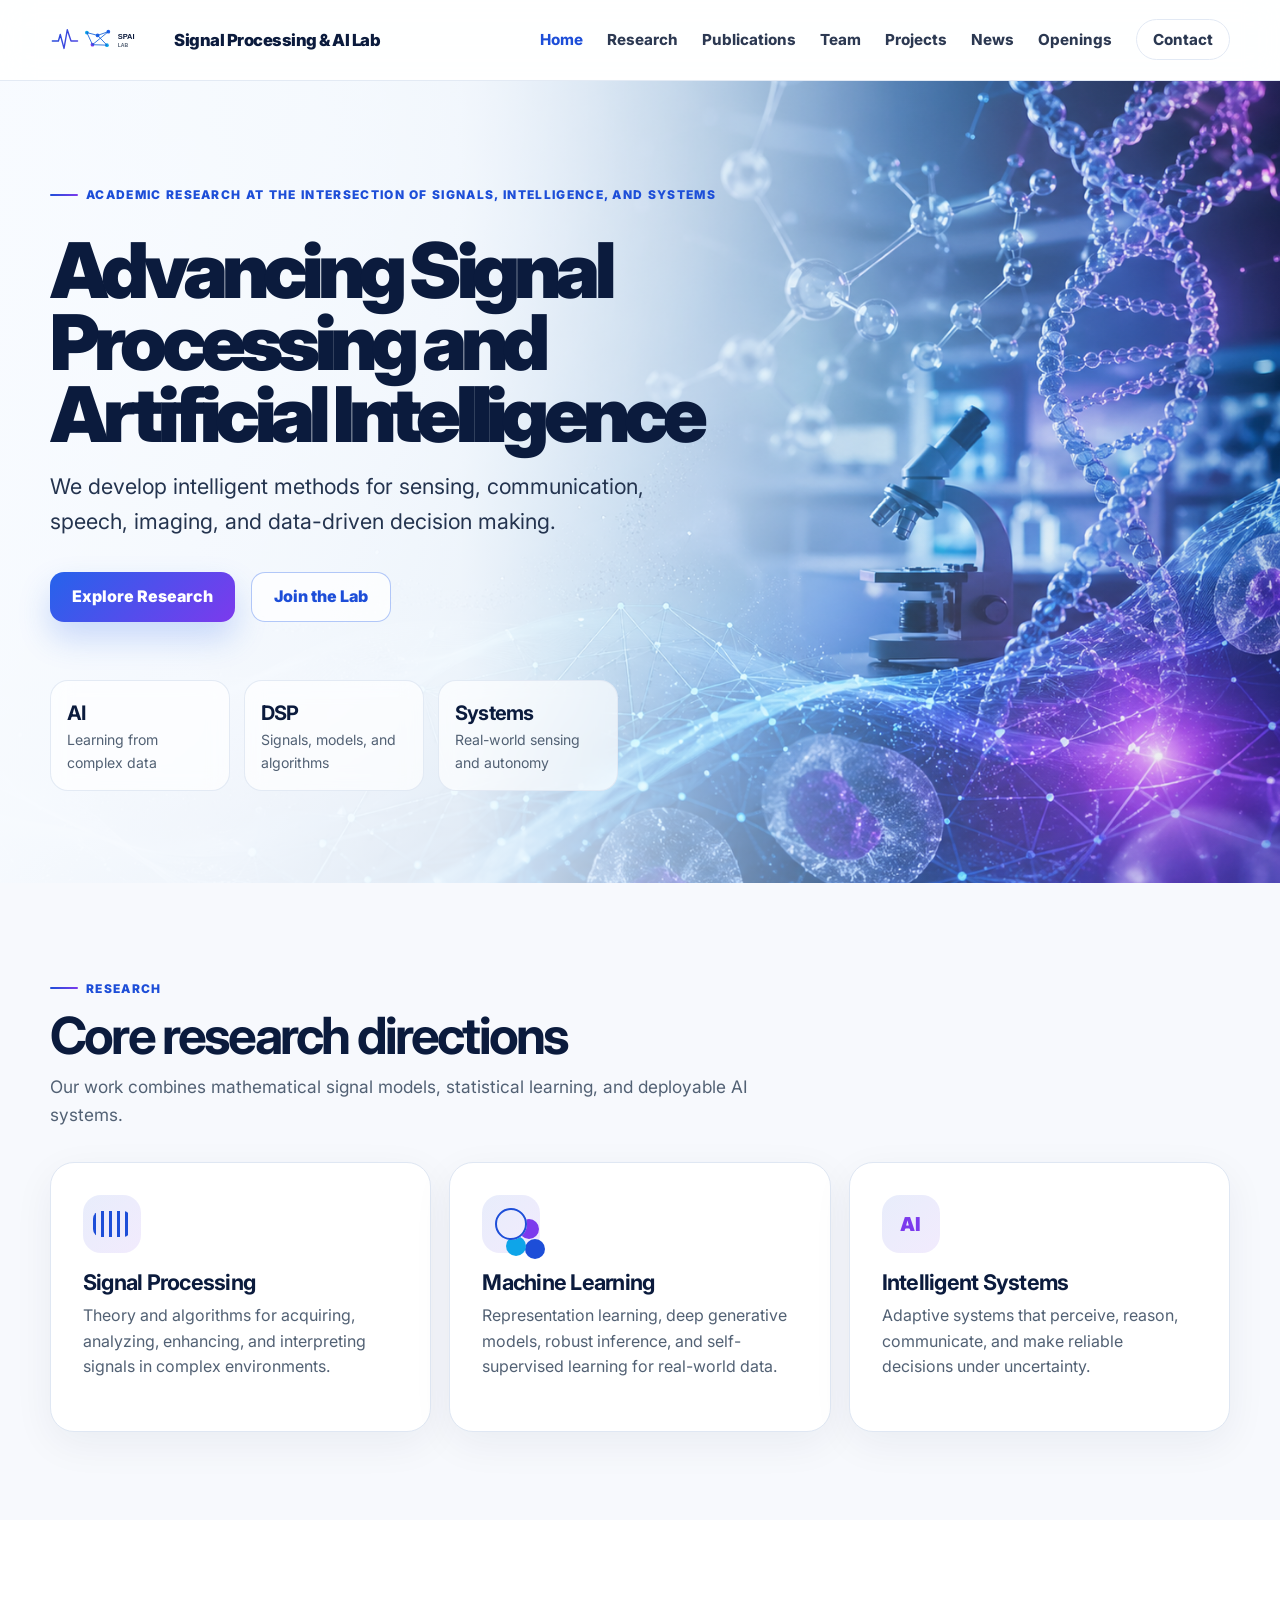
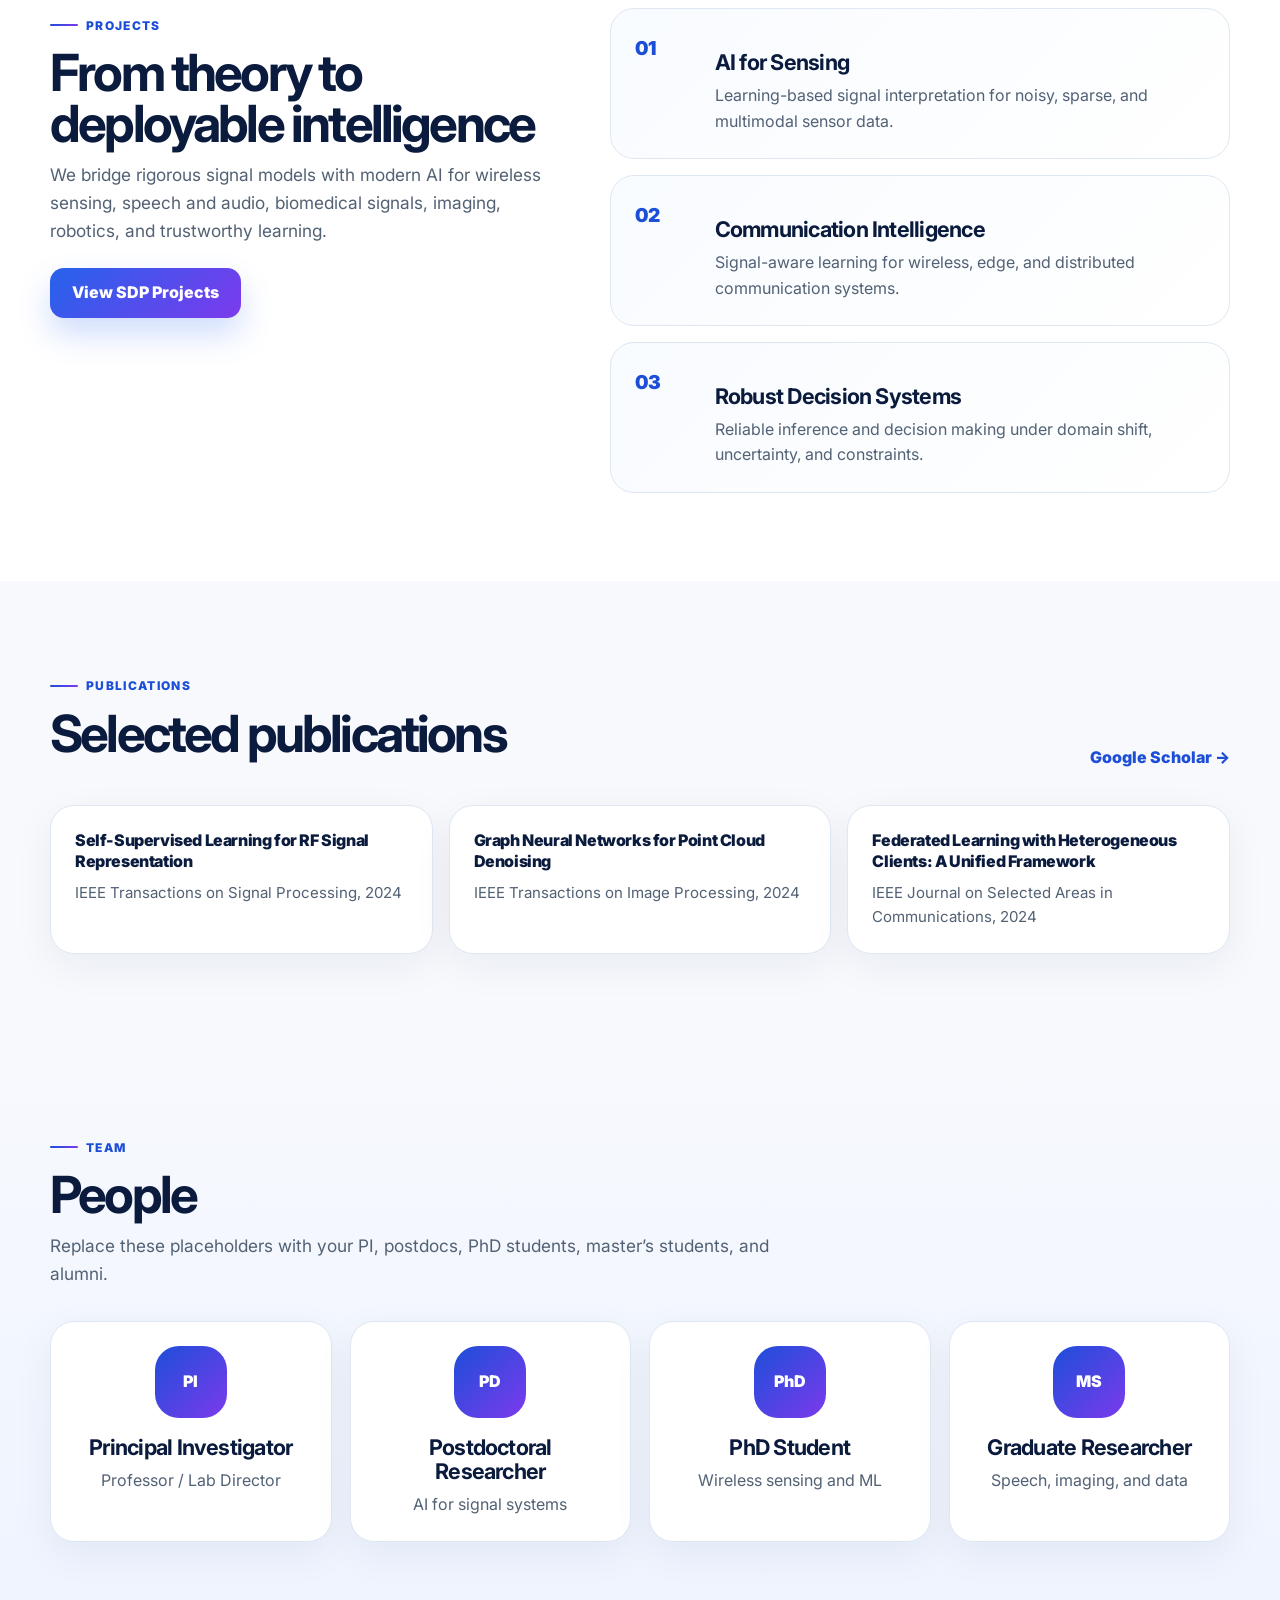
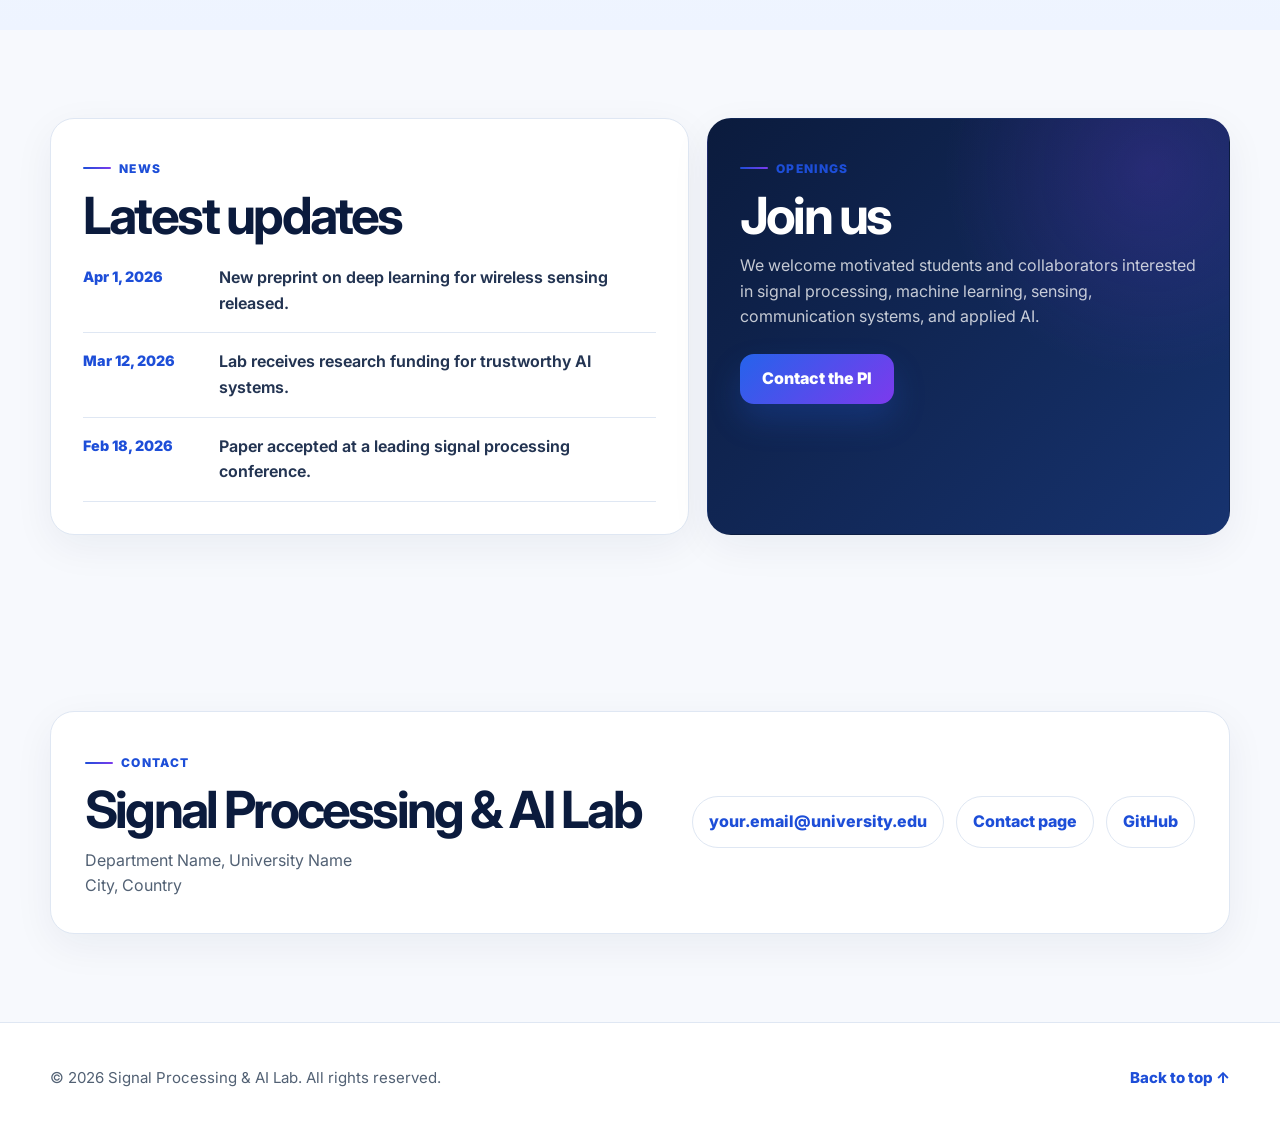
<file: index.html>
<!doctype html><html lang="en"><head><meta charset="utf-8"><meta name="viewport" content="width=device-width,initial-scale=1"><meta name="description" content="Signal Processing & AI Lab — intelligent methods for sensing, communication, speech, imaging, and data-driven decision making."><title>Signal Processing & AI Lab</title><link rel="preconnect" href="https://fonts.googleapis.com"><link rel="preconnect" href="https://fonts.gstatic.com" crossorigin><link href="https://fonts.googleapis.com/css2?family=Inter:wght@400;500;600;700;800;900&display=swap" rel="stylesheet"><link rel="stylesheet" href="assets/css/styles.css"></head><body><a class="skip-link" href="#main">Skip to content</a>
<header class="site-header"><nav class="nav container" aria-label="Main navigation"><a class="brand" href="index.html"><img src="assets/images/logo.svg" alt="" class="brand-mark"><span class="brand-text">Signal Processing & AI Lab</span></a><button class="nav-toggle" aria-expanded="false" aria-controls="nav-menu" aria-label="Open navigation menu"><span></span><span></span><span></span></button><ul class="nav-menu" id="nav-menu"><li><a class="active" href="index.html">Home</a></li><li><a href="index.html#research">Research</a></li><li><a href="index.html#publications">Publications</a></li><li><a href="index.html#team">Team</a></li><li class="dropdown"><button class="dropbtn" aria-expanded="false">Projects</button><div class="dropdown-menu"><a href="projects/gpo.html">GPO</a><a href="projects/sdp.html">SDP</a></div></li><li><a href="index.html#news">News</a></li><li><a href="index.html#openings">Openings</a></li><li><a class="nav-cta" href="contact.html">Contact</a></li></ul></nav></header>
<main id="main"><section class="hero"><div class="hero-bg" aria-hidden="true"></div><div class="hero-overlay" aria-hidden="true"></div><div class="container hero-content"><p class="eyebrow">Academic research at the intersection of signals, intelligence, and systems</p><h1>Advancing Signal Processing and Artificial Intelligence</h1><p class="hero-lede">We develop intelligent methods for sensing, communication, speech, imaging, and data-driven decision making.</p><div class="hero-actions"><a class="button button-primary" href="#research">Explore Research</a><a class="button button-secondary" href="#openings">Join the Lab</a></div><div class="hero-stats"><div><strong>AI</strong><span>Learning from complex data</span></div><div><strong>DSP</strong><span>Signals, models, and algorithms</span></div><div><strong>Systems</strong><span>Real-world sensing and autonomy</span></div></div></div></section>
<section class="section" id="research"><div class="container"><div class="section-heading"><span class="section-kicker">Research</span><h2>Core research directions</h2><p>Our work combines mathematical signal models, statistical learning, and deployable AI systems.</p></div><div class="card-grid three"><article class="feature-card"><div class="icon signal-icon"></div><h3>Signal Processing</h3><p>Theory and algorithms for acquiring, analyzing, enhancing, and interpreting signals in complex environments.</p></article><article class="feature-card"><div class="icon graph-icon"></div><h3>Machine Learning</h3><p>Representation learning, deep generative models, robust inference, and self-supervised learning for real-world data.</p></article><article class="feature-card"><div class="icon brain-icon"></div><h3>Intelligent Systems</h3><p>Adaptive systems that perceive, reason, communicate, and make reliable decisions under uncertainty.</p></article></div></div></section>
<section class="section split-section"><div class="container split-grid"><div><span class="section-kicker">Projects</span><h2>From theory to deployable intelligence</h2><p class="large-text">We bridge rigorous signal models with modern AI for wireless sensing, speech and audio, biomedical signals, imaging, robotics, and trustworthy learning.</p><p style="margin-top:24px"><a class="button button-primary" href="projects/sdp.html">View SDP Projects</a></p></div><div class="project-list"><article><span>01</span><div><h3>AI for Sensing</h3><p>Learning-based signal interpretation for noisy, sparse, and multimodal sensor data.</p></div></article><article><span>02</span><div><h3>Communication Intelligence</h3><p>Signal-aware learning for wireless, edge, and distributed communication systems.</p></div></article><article><span>03</span><div><h3>Robust Decision Systems</h3><p>Reliable inference and decision making under domain shift, uncertainty, and constraints.</p></div></article></div></div></section>
<section class="section" id="publications"><div class="container"><div class="section-heading row-heading"><div><span class="section-kicker">Publications</span><h2>Selected publications</h2></div><a class="text-link" href="https://scholar.google.com/" target="_blank" rel="noopener">Google Scholar →</a></div><div class="publication-list"><article class="publication"><p class="pub-title">Self-Supervised Learning for RF Signal Representation</p><p class="pub-meta">IEEE Transactions on Signal Processing, 2024</p></article><article class="publication"><p class="pub-title">Graph Neural Networks for Point Cloud Denoising</p><p class="pub-meta">IEEE Transactions on Image Processing, 2024</p></article><article class="publication"><p class="pub-title">Federated Learning with Heterogeneous Clients: A Unified Framework</p><p class="pub-meta">IEEE Journal on Selected Areas in Communications, 2024</p></article></div></div></section>
<section class="section team-section" id="team"><div class="container"><div class="section-heading"><span class="section-kicker">Team</span><h2>People</h2><p>Replace these placeholders with your PI, postdocs, PhD students, master’s students, and alumni.</p></div><div class="card-grid four"><article class="person-card"><div class="avatar">PI</div><h3>Principal Investigator</h3><p>Professor / Lab Director</p></article><article class="person-card"><div class="avatar">PD</div><h3>Postdoctoral Researcher</h3><p>AI for signal systems</p></article><article class="person-card"><div class="avatar">PhD</div><h3>PhD Student</h3><p>Wireless sensing and ML</p></article><article class="person-card"><div class="avatar">MS</div><h3>Graduate Researcher</h3><p>Speech, imaging, and data</p></article></div></div></section>
<section class="section" id="news"><div class="container two-column"><div class="panel"><span class="section-kicker">News</span><h2>Latest updates</h2><ul class="news-list"><li><time datetime="2026-04-01">Apr 1, 2026</time><span>New preprint on deep learning for wireless sensing released.</span></li><li><time datetime="2026-03-12">Mar 12, 2026</time><span>Lab receives research funding for trustworthy AI systems.</span></li><li><time datetime="2026-02-18">Feb 18, 2026</time><span>Paper accepted at a leading signal processing conference.</span></li></ul></div><div class="panel accent-panel" id="openings"><span class="section-kicker">Openings</span><h2>Join us</h2><p>We welcome motivated students and collaborators interested in signal processing, machine learning, sensing, communication systems, and applied AI.</p><a class="button button-primary" href="mailto:your.email@university.edu">Contact the PI</a></div></div></section>
<section class="section"><div class="container contact-card"><div><span class="section-kicker">Contact</span><h2>Signal Processing & AI Lab</h2><p>Department Name, University Name<br>City, Country</p></div><div class="contact-actions"><a href="mailto:your.email@university.edu">your.email@university.edu</a><a href="contact.html">Contact page</a><a href="https://github.com/" target="_blank" rel="noopener">GitHub</a></div></div></section></main><footer class="footer"><div class="container footer-content"><p>© <span data-year></span> Signal Processing & AI Lab. All rights reserved.</p><a href="#top">Back to top ↑</a></div></footer><script src="assets/js/main.js"></script></body></html>
</file>
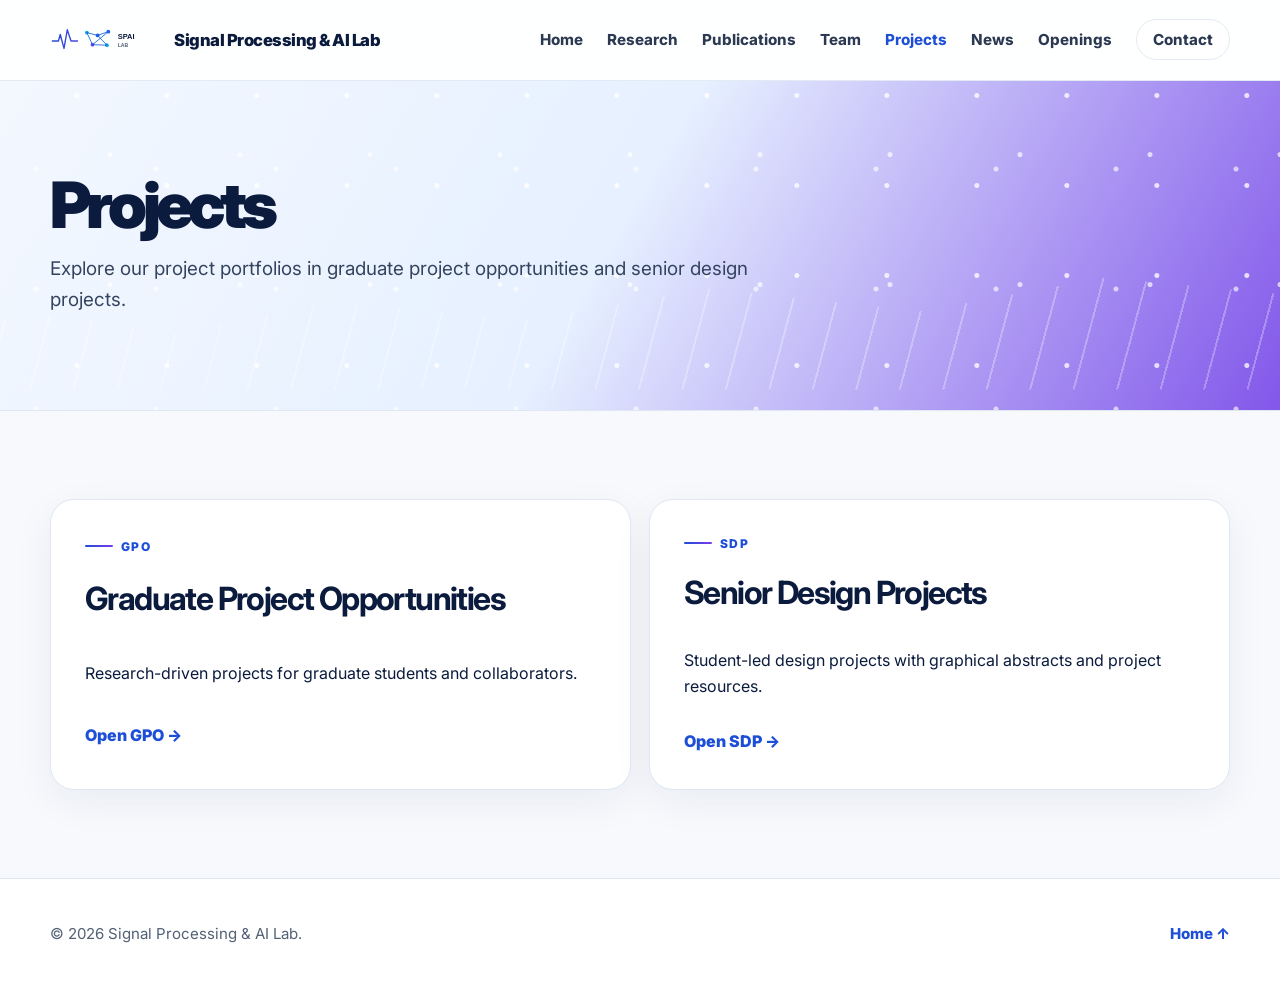
<file: projects/index.html>
<!doctype html><html lang="en"><head><meta charset="utf-8"><meta name="viewport" content="width=device-width,initial-scale=1"><title>Projects | Signal Processing & AI Lab</title><link rel="preconnect" href="https://fonts.googleapis.com"><link rel="preconnect" href="https://fonts.gstatic.com" crossorigin><link href="https://fonts.googleapis.com/css2?family=Inter:wght@400;500;600;700;800;900&display=swap" rel="stylesheet"><link rel="stylesheet" href="../assets/css/styles.css"></head><body><header class="site-header"><nav class="nav container" aria-label="Main navigation"><a class="brand" href="../index.html"><img src="../assets/images/logo.svg" alt="" class="brand-mark"><span class="brand-text">Signal Processing & AI Lab</span></a><button class="nav-toggle" aria-expanded="false" aria-controls="nav-menu"><span></span><span></span><span></span></button><ul class="nav-menu" id="nav-menu"><li><a href="../index.html">Home</a></li><li><a href="../index.html#research">Research</a></li><li><a href="../index.html#publications">Publications</a></li><li><a href="../index.html#team">Team</a></li><li class="dropdown"><button class="dropbtn active" aria-expanded="false">Projects</button><div class="dropdown-menu"><a href="gpo.html">GPO</a><a href="sdp.html">SDP</a></div></li><li><a href="../index.html#news">News</a></li><li><a href="../index.html#openings">Openings</a></li><li><a class="nav-cta" href="../contact.html">Contact</a></li></ul></nav></header><main><section class="page-hero"><div class="animated-network"></div><div class="container"><h1>Projects</h1><p>Explore our project portfolios in graduate project opportunities and senior design projects.</p></div></section><section class="section"><div class="container projects-grid"><a class="project-tile" href="gpo.html"><span class="section-kicker">GPO</span><h2>Graduate Project Opportunities</h2><p>Research-driven projects for graduate students and collaborators.</p><span class="text-link">Open GPO →</span></a><a class="project-tile" href="sdp.html"><span class="section-kicker">SDP</span><h2>Senior Design Projects</h2><p>Student-led design projects with graphical abstracts and project resources.</p><span class="text-link">Open SDP →</span></a></div></section></main><footer class="footer"><div class="container footer-content"><p>© <span data-year></span> Signal Processing & AI Lab.</p><a href="../index.html">Home ↑</a></div></footer><script src="../assets/js/main.js"></script></body></html>
</file>
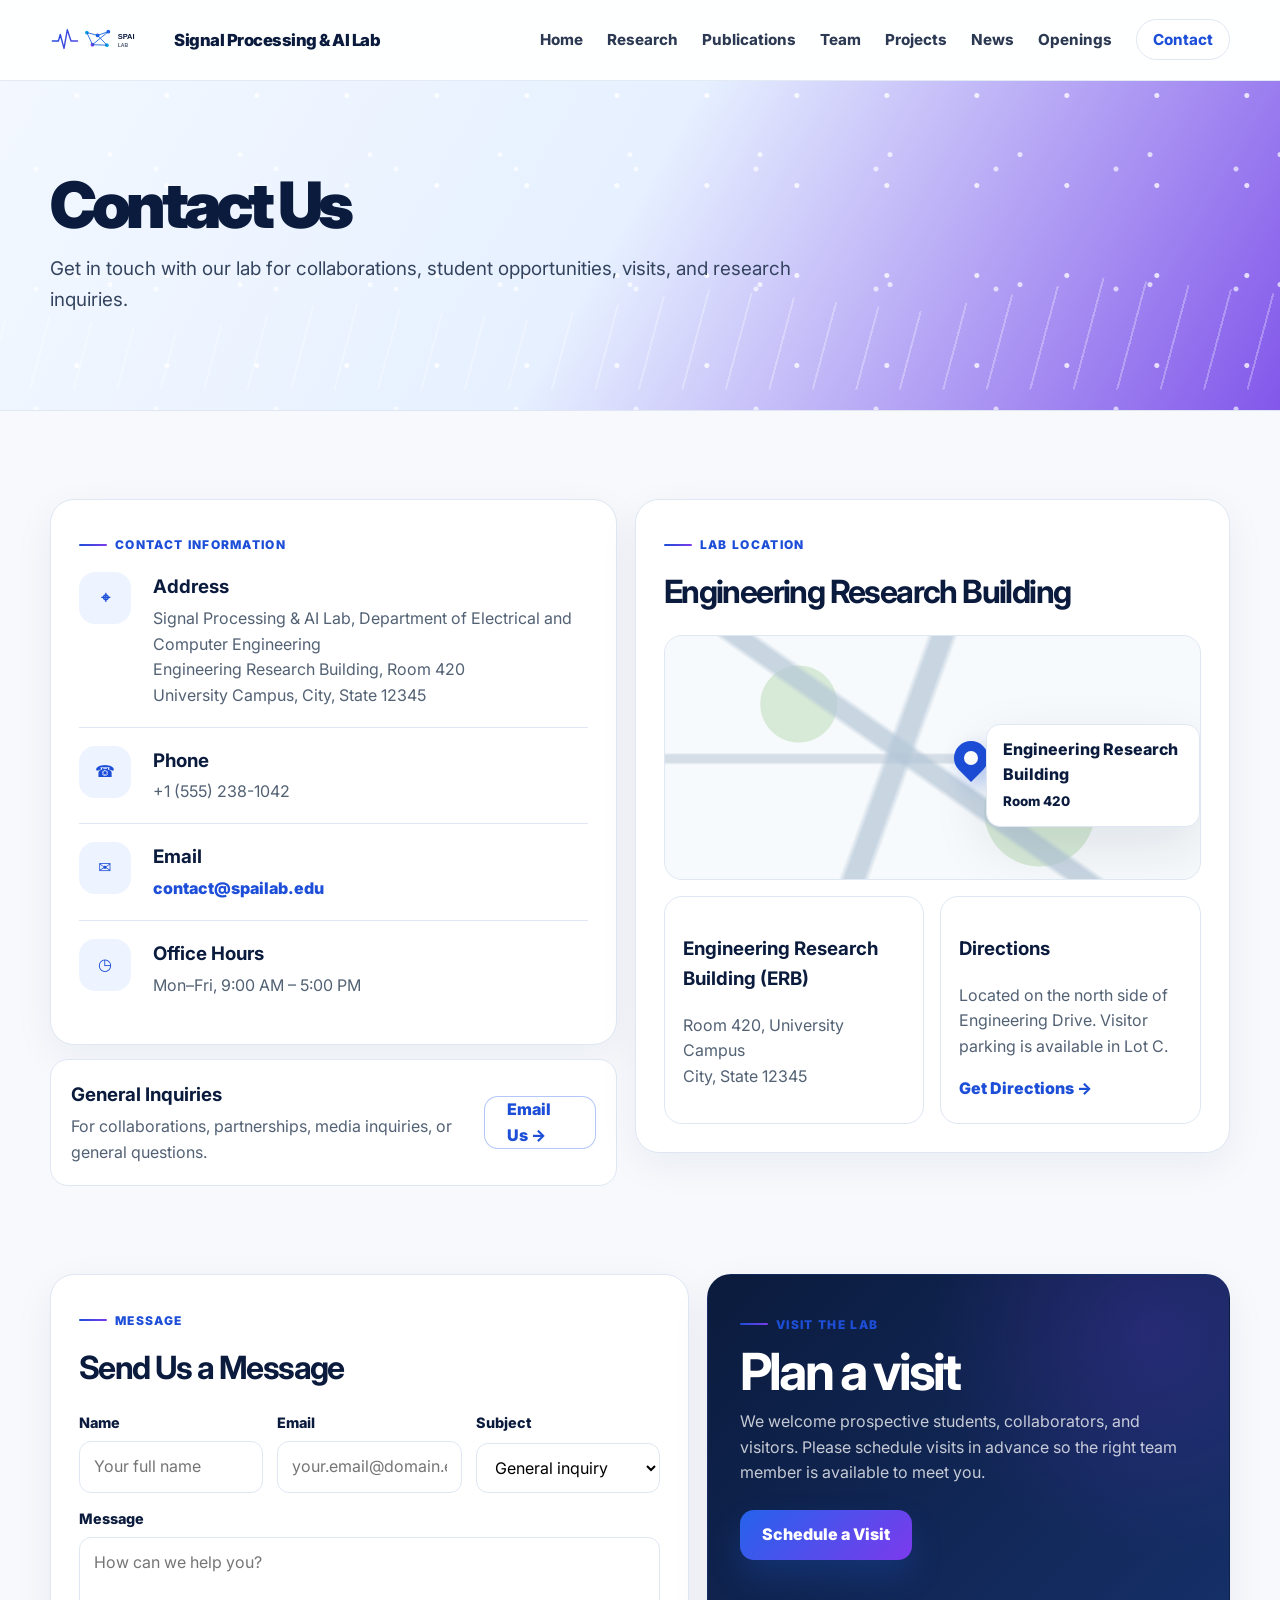
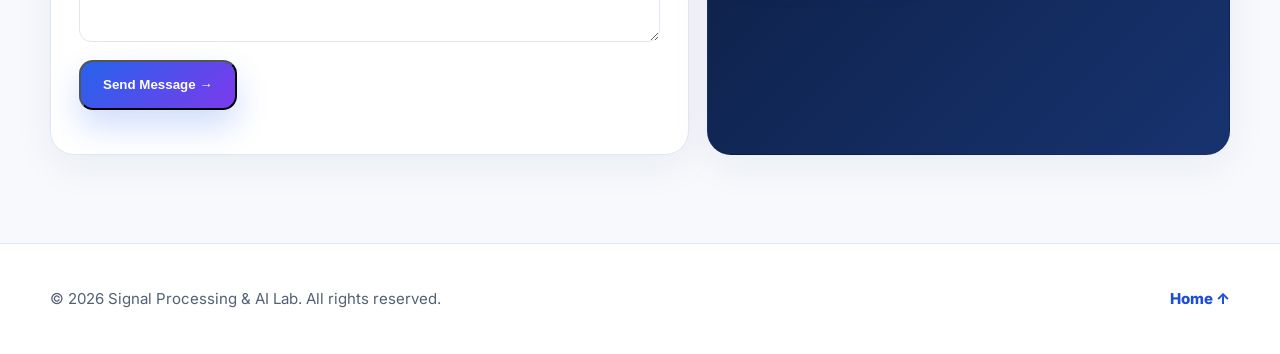
<file: contact.html>
<!doctype html><html lang="en"><head><meta charset="utf-8"><meta name="viewport" content="width=device-width,initial-scale=1"><meta name="description" content="Contact Signal Processing & AI Lab"><title>Contact | Signal Processing & AI Lab</title><link rel="preconnect" href="https://fonts.googleapis.com"><link rel="preconnect" href="https://fonts.gstatic.com" crossorigin><link href="https://fonts.googleapis.com/css2?family=Inter:wght@400;500;600;700;800;900&display=swap" rel="stylesheet"><link rel="stylesheet" href="assets/css/styles.css"></head><body><a class="skip-link" href="#main">Skip to content</a>
<header class="site-header"><nav class="nav container" aria-label="Main navigation"><a class="brand" href="index.html"><img src="assets/images/logo.svg" alt="" class="brand-mark"><span class="brand-text">Signal Processing & AI Lab</span></a><button class="nav-toggle" aria-expanded="false" aria-controls="nav-menu" aria-label="Open navigation menu"><span></span><span></span><span></span></button><ul class="nav-menu" id="nav-menu"><li><a href="index.html">Home</a></li><li><a href="index.html#research">Research</a></li><li><a href="index.html#publications">Publications</a></li><li><a href="index.html#team">Team</a></li><li class="dropdown"><button class="dropbtn" aria-expanded="false">Projects</button><div class="dropdown-menu"><a href="projects/gpo.html">GPO</a><a href="projects/sdp.html">SDP</a></div></li><li><a href="index.html#news">News</a></li><li><a href="index.html#openings">Openings</a></li><li><a class="active nav-cta" href="contact.html">Contact</a></li></ul></nav></header>
<main id="main"><section class="page-hero"><div class="animated-network"></div><div class="container"><h1>Contact Us</h1><p>Get in touch with our lab for collaborations, student opportunities, visits, and research inquiries.</p></div></section>
<section class="section"><div class="container contact-grid"><div><div class="info-card"><span class="section-kicker">Contact information</span><div class="contact-item"><div class="contact-icon">⌖</div><div><h3>Address</h3><p>Signal Processing & AI Lab, Department of Electrical and Computer Engineering<br>Engineering Research Building, Room 420<br>University Campus, City, State 12345</p></div></div><div class="contact-item"><div class="contact-icon">☎</div><div><h3>Phone</h3><p>+1 (555) 238-1042</p></div></div><div class="contact-item"><div class="contact-icon">✉</div><div><h3>Email</h3><p><a class="text-link" href="mailto:contact@spailab.edu">contact@spailab.edu</a></p></div></div><div class="contact-item"><div class="contact-icon">◷</div><div><h3>Office Hours</h3><p>Mon–Fri, 9:00 AM – 5:00 PM</p></div></div></div><div class="inquiry-card"><div><h3 style="margin:0 0 4px">General Inquiries</h3><p style="margin:0;color:var(--muted)">For collaborations, partnerships, media inquiries, or general questions.</p></div><a class="button button-secondary" href="mailto:contact@spailab.edu">Email Us →</a></div></div>
<div class="map-card"><span class="section-kicker">Lab location</span><h2 style="margin:12px 0 18px;font-size:2rem;letter-spacing:-.05em">Engineering Research Building</h2><div class="campus-map" role="img" aria-label="Stylized campus map showing the lab location"><div class="map-pin"></div><div class="map-label">Engineering Research Building<br><small>Room 420</small></div></div><div class="directions"><div><h3>Engineering Research Building (ERB)</h3><p style="color:var(--muted)">Room 420, University Campus<br>City, State 12345</p></div><div><h3>Directions</h3><p style="color:var(--muted)">Located on the north side of Engineering Drive. Visitor parking is available in Lot C.</p><a class="text-link" href="https://maps.google.com/" target="_blank" rel="noopener">Get Directions →</a></div></div></div></div></section>
<section class="section" style="padding-top:0"><div class="container two-column"><form class="form-card" action="mailto:contact@spailab.edu" method="post" enctype="text/plain"><span class="section-kicker">Message</span><h2 style="margin:12px 0 18px;font-size:2rem;letter-spacing:-.05em">Send Us a Message</h2><div class="form-grid"><div class="field"><label for="name">Name</label><input id="name" name="name" placeholder="Your full name"></div><div class="field"><label for="email">Email</label><input id="email" type="email" name="email" placeholder="your.email@domain.edu"></div><div class="field"><label for="subject">Subject</label><select id="subject" name="subject"><option>General inquiry</option><option>Student opportunity</option><option>Collaboration</option><option>Visit request</option></select></div><div class="field full"><label for="message">Message</label><textarea id="message" name="message" placeholder="How can we help you?"></textarea></div></div><p style="margin-top:18px"><button class="button button-primary" type="submit">Send Message →</button></p></form><aside class="panel accent-panel"><span class="section-kicker">Visit the Lab</span><h2>Plan a visit</h2><p>We welcome prospective students, collaborators, and visitors. Please schedule visits in advance so the right team member is available to meet you.</p><a class="button button-primary" href="mailto:contact@spailab.edu?subject=Lab%20Visit%20Request">Schedule a Visit</a></aside></div></section></main>
<footer class="footer"><div class="container footer-content"><p>© <span data-year></span> Signal Processing & AI Lab. All rights reserved.</p><a href="index.html">Home ↑</a></div></footer><script src="assets/js/main.js"></script></body></html>
</file>
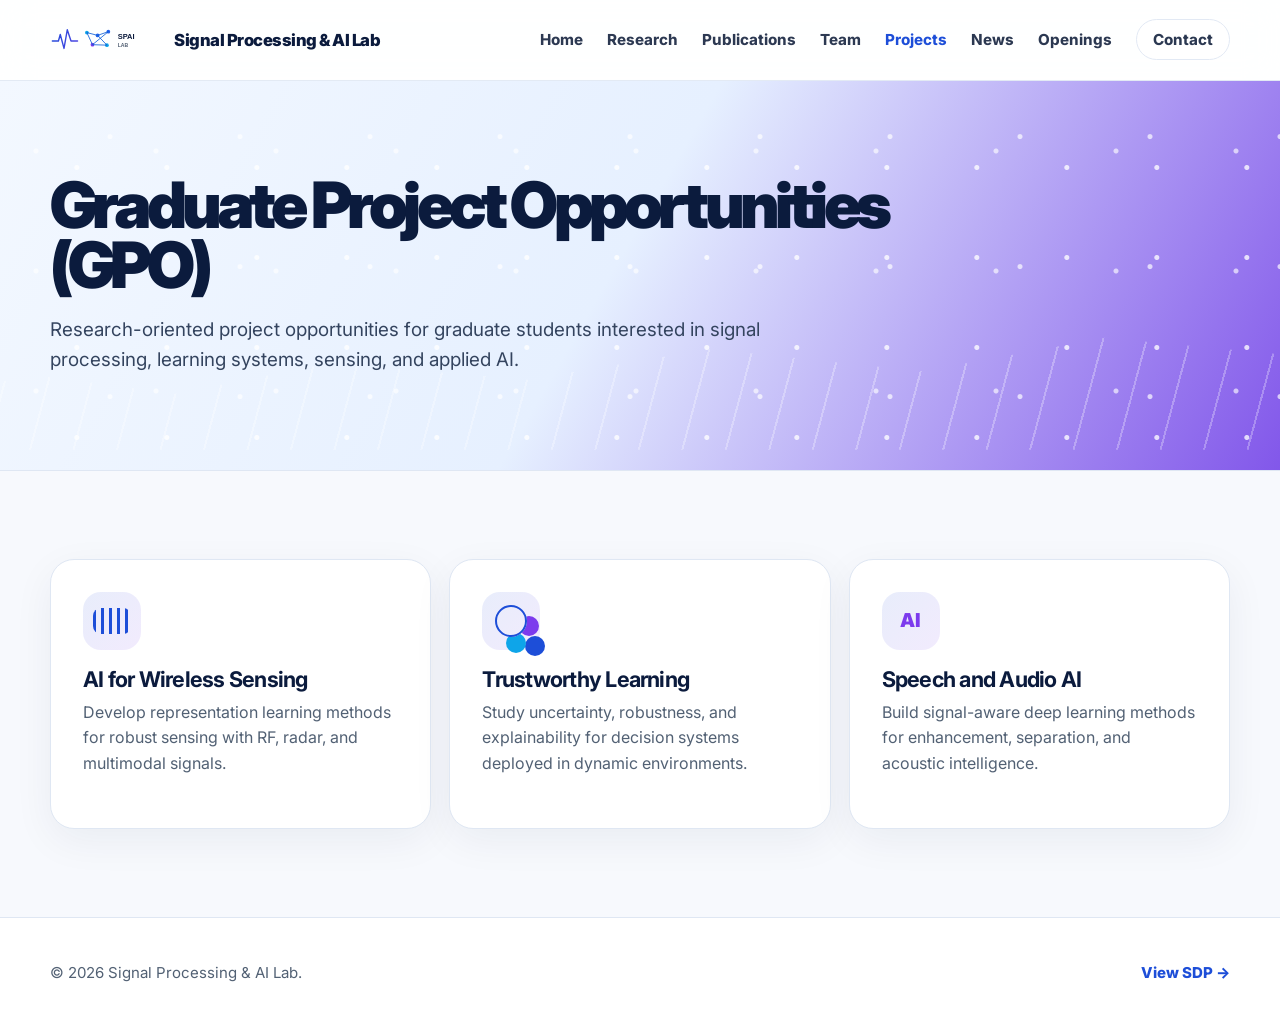
<file: projects/gpo.html>
<!doctype html><html lang="en"><head><meta charset="utf-8"><meta name="viewport" content="width=device-width,initial-scale=1"><title>GPO | Signal Processing & AI Lab</title><link rel="preconnect" href="https://fonts.googleapis.com"><link rel="preconnect" href="https://fonts.gstatic.com" crossorigin><link href="https://fonts.googleapis.com/css2?family=Inter:wght@400;500;600;700;800;900&display=swap" rel="stylesheet"><link rel="stylesheet" href="../assets/css/styles.css"></head><body><header class="site-header"><nav class="nav container" aria-label="Main navigation"><a class="brand" href="../index.html"><img src="../assets/images/logo.svg" alt="" class="brand-mark"><span class="brand-text">Signal Processing & AI Lab</span></a><button class="nav-toggle" aria-expanded="false" aria-controls="nav-menu"><span></span><span></span><span></span></button><ul class="nav-menu" id="nav-menu"><li><a href="../index.html">Home</a></li><li><a href="../index.html#research">Research</a></li><li><a href="../index.html#publications">Publications</a></li><li><a href="../index.html#team">Team</a></li><li class="dropdown"><button class="dropbtn active" aria-expanded="false">Projects</button><div class="dropdown-menu"><a class="active-sub" href="gpo.html">GPO</a><a href="sdp.html">SDP</a></div></li><li><a href="../index.html#news">News</a></li><li><a href="../index.html#openings">Openings</a></li><li><a class="nav-cta" href="../contact.html">Contact</a></li></ul></nav></header><main><section class="page-hero"><div class="animated-network"></div><div class="container"><h1>Graduate Project Opportunities (GPO)</h1><p>Research-oriented project opportunities for graduate students interested in signal processing, learning systems, sensing, and applied AI.</p></div></section><section class="section"><div class="container card-grid three"><article class="feature-card"><div class="icon signal-icon"></div><h3>AI for Wireless Sensing</h3><p>Develop representation learning methods for robust sensing with RF, radar, and multimodal signals.</p></article><article class="feature-card"><div class="icon graph-icon"></div><h3>Trustworthy Learning</h3><p>Study uncertainty, robustness, and explainability for decision systems deployed in dynamic environments.</p></article><article class="feature-card"><div class="icon brain-icon"></div><h3>Speech and Audio AI</h3><p>Build signal-aware deep learning methods for enhancement, separation, and acoustic intelligence.</p></article></div></section></main><footer class="footer"><div class="container footer-content"><p>© <span data-year></span> Signal Processing & AI Lab.</p><a href="sdp.html">View SDP →</a></div></footer><script src="../assets/js/main.js"></script></body></html>
</file>
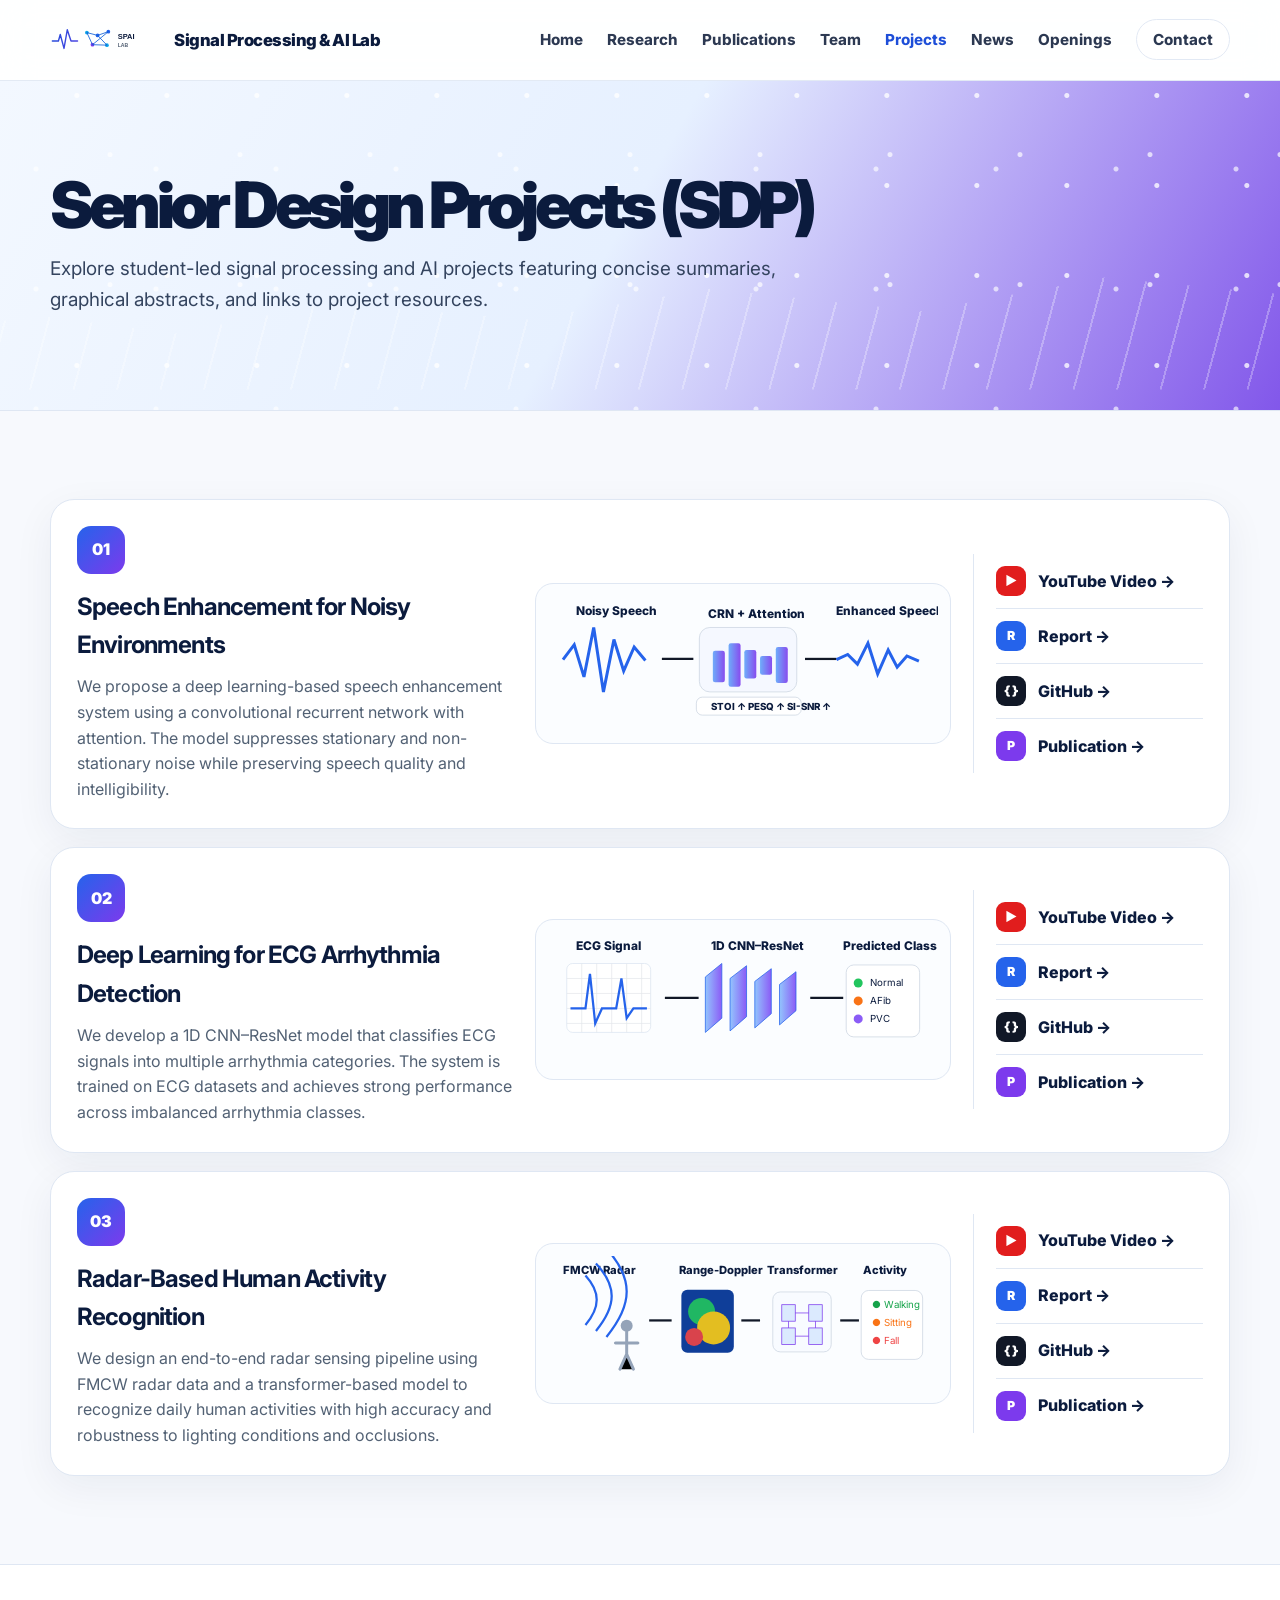
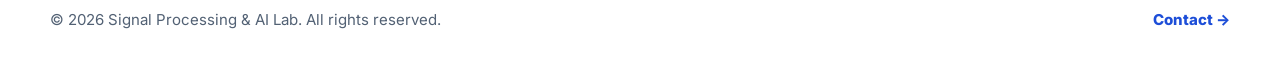
<file: projects/sdp.html>
<!doctype html><html lang="en"><head><meta charset="utf-8"><meta name="viewport" content="width=device-width,initial-scale=1"><meta name="description" content="Senior Design Projects in Signal Processing and AI"><title>SDP | Signal Processing & AI Lab</title><link rel="preconnect" href="https://fonts.googleapis.com"><link rel="preconnect" href="https://fonts.gstatic.com" crossorigin><link href="https://fonts.googleapis.com/css2?family=Inter:wght@400;500;600;700;800;900&display=swap" rel="stylesheet"><link rel="stylesheet" href="../assets/css/styles.css"></head><body><a class="skip-link" href="#main">Skip to content</a>
<header class="site-header"><nav class="nav container" aria-label="Main navigation"><a class="brand" href="../index.html"><img src="../assets/images/logo.svg" alt="" class="brand-mark"><span class="brand-text">Signal Processing & AI Lab</span></a><button class="nav-toggle" aria-expanded="false" aria-controls="nav-menu" aria-label="Open navigation menu"><span></span><span></span><span></span></button><ul class="nav-menu" id="nav-menu"><li><a href="../index.html">Home</a></li><li><a href="../index.html#research">Research</a></li><li><a href="../index.html#publications">Publications</a></li><li><a href="../index.html#team">Team</a></li><li class="dropdown"><button class="dropbtn active" aria-expanded="false">Projects</button><div class="dropdown-menu"><a href="gpo.html">GPO</a><a class="active-sub" href="sdp.html">SDP</a></div></li><li><a href="../index.html#news">News</a></li><li><a href="../index.html#openings">Openings</a></li><li><a class="nav-cta" href="../contact.html">Contact</a></li></ul></nav></header>
<main id="main"><section class="page-hero"><div class="animated-network"></div><div class="container"><h1>Senior Design Projects (SDP)</h1><p>Explore student-led signal processing and AI projects featuring concise summaries, graphical abstracts, and links to project resources.</p></div></section>
<section class="section"><div class="container sdp-list">
<article class="sdp-card"><div><span class="sdp-number">01</span><h2>Speech Enhancement for Noisy Environments</h2><p>We propose a deep learning-based speech enhancement system using a convolutional recurrent network with attention. The model suppresses stationary and non-stationary noise while preserving speech quality and intelligibility.</p></div><div class="abstract"><svg viewBox="0 0 520 170" role="img" aria-label="Speech enhancement graphical abstract"><defs><linearGradient id="b1" x1="0" x2="1"><stop stop-color="#60a5fa"/><stop offset="1" stop-color="#7c3aed"/></linearGradient></defs><text x="38" y="26" font-size="16" font-weight="800" fill="#0b1b3d">Noisy Speech</text><polyline points="20,85 35,65 48,108 61,42 74,128 88,58 101,100 115,68 130,86" fill="none" stroke="#2563eb" stroke-width="4"/><path d="M152 84h42" stroke="#111827" stroke-width="3" marker-end="url(#arr)"/><rect x="202" y="42" width="130" height="86" rx="14" fill="#f5f8ff" stroke="#cbd5e1"/><text x="213" y="29" font-size="16" font-weight="800" fill="#0b1b3d">CRN + Attention</text><g fill="url(#b1)" opacity=".9"><rect x="220" y="73" width="16" height="42" rx="3"/><rect x="241" y="63" width="16" height="58" rx="3"/><rect x="262" y="72" width="16" height="38" rx="3"/><rect x="283" y="80" width="16" height="25" rx="3"/><rect x="304" y="68" width="16" height="48" rx="3"/></g><path d="M343 84h42" stroke="#111827" stroke-width="3"/><text x="385" y="26" font-size="16" font-weight="800" fill="#0b1b3d">Enhanced Speech</text><polyline points="385,85 400,78 413,91 427,63 440,104 454,72 466,95 479,80 495,87" fill="none" stroke="#2563eb" stroke-width="4"/><rect x="198" y="135" width="140" height="24" rx="8" fill="#fff" stroke="#cbd5e1"/><text x="218" y="152" font-size="13" font-weight="800" fill="#0b1b3d">STOI ↑  PESQ ↑  SI-SNR ↑</text></svg></div><div class="resource-list"><a href="https://youtube.com/" target="_blank" rel="noopener"><span class="res-icon yt">▶</span>YouTube Video →</a><a href="#"><span class="res-icon doc">R</span>Report →</a><a href="https://github.com/" target="_blank" rel="noopener"><span class="res-icon gh">{ }</span>GitHub →</a><a href="#"><span class="res-icon pub">P</span>Publication →</a></div></article>
<article class="sdp-card"><div><span class="sdp-number">02</span><h2>Deep Learning for ECG Arrhythmia Detection</h2><p>We develop a 1D CNN–ResNet model that classifies ECG signals into multiple arrhythmia categories. The system is trained on ECG datasets and achieves strong performance across imbalanced arrhythmia classes.</p></div><div class="abstract"><svg viewBox="0 0 520 170" role="img" aria-label="ECG arrhythmia detection graphical abstract"><defs><linearGradient id="b2" x1="0" x2="1"><stop stop-color="#93c5fd"/><stop offset="1" stop-color="#8b5cf6"/></linearGradient></defs><text x="38" y="24" font-size="16" font-weight="800" fill="#0b1b3d">ECG Signal</text><rect x="25" y="42" width="112" height="92" rx="8" fill="#fff" stroke="#dbe4f0"/><g stroke="#e5e7eb"><path d="M25 62h112M25 82h112M25 102h112M25 122h112M45 42v92M65 42v92M85 42v92M105 42v92M125 42v92"/></g><polyline points="30,102 50,102 56,56 63,122 72,102 91,102 98,62 105,115 114,102 132,102" fill="none" stroke="#2563eb" stroke-width="3"/><path d="M156 88h45" stroke="#111827" stroke-width="3"/><text x="218" y="24" font-size="16" font-weight="800" fill="#0b1b3d">1D CNN–ResNet</text><g fill="url(#b2)" stroke="#2563eb"><polygon points="210,60 232,42 232,115 210,134"/><polygon points="243,62 265,45 265,113 243,132"/><polygon points="276,66 298,49 298,109 276,128"/><polygon points="309,70 331,53 331,105 309,124"/></g><path d="M350 88h44" stroke="#111827" stroke-width="3"/><text x="394" y="24" font-size="16" font-weight="800" fill="#0b1b3d">Predicted Class</text><rect x="398" y="44" width="98" height="96" rx="10" fill="#fff" stroke="#cbd5e1"/><circle cx="414" cy="68" r="6" fill="#22c55e"/><text x="430" y="72" font-size="13" fill="#0b1b3d">Normal</text><circle cx="414" cy="92" r="6" fill="#f97316"/><text x="430" y="96" font-size="13" fill="#0b1b3d">AFib</text><circle cx="414" cy="116" r="6" fill="#8b5cf6"/><text x="430" y="120" font-size="13" fill="#0b1b3d">PVC</text></svg></div><div class="resource-list"><a href="https://youtube.com/" target="_blank" rel="noopener"><span class="res-icon yt">▶</span>YouTube Video →</a><a href="#"><span class="res-icon doc">R</span>Report →</a><a href="https://github.com/" target="_blank" rel="noopener"><span class="res-icon gh">{ }</span>GitHub →</a><a href="#"><span class="res-icon pub">P</span>Publication →</a></div></article>
<article class="sdp-card"><div><span class="sdp-number">03</span><h2>Radar-Based Human Activity Recognition</h2><p>We design an end-to-end radar sensing pipeline using FMCW radar data and a transformer-based model to recognize daily human activities with high accuracy and robustness to lighting conditions and occlusions.</p></div><div class="abstract"><svg viewBox="0 0 520 170" role="img" aria-label="Radar activity recognition graphical abstract"><text x="20" y="24" font-size="15" font-weight="800" fill="#0b1b3d">FMCW Radar</text><path d="M50 92c20-24 20-44 0-66M64 100c28-34 28-60 0-90M78 108c36-44 36-78 0-118" fill="none" stroke="#2563eb" stroke-width="3"/><circle cx="105" cy="93" r="8" fill="#94a3b8"/><path d="M105 101v30M90 116h30M96 151l9-20 9 20" stroke="#94a3b8" stroke-width="4" stroke-linecap="round"/><path d="M135 86h30" stroke="#111827" stroke-width="3"/><text x="175" y="24" font-size="15" font-weight="800" fill="#0b1b3d">Range-Doppler</text><rect x="178" y="45" width="70" height="84" rx="8" fill="#0f3e99"/><g opacity=".9"><circle cx="205" cy="74" r="18" fill="#22c55e"/><circle cx="221" cy="96" r="22" fill="#facc15"/><circle cx="195" cy="108" r="12" fill="#ef4444"/></g><path d="M258 86h25" stroke="#111827" stroke-width="3"/><text x="292" y="24" font-size="15" font-weight="800" fill="#0b1b3d">Transformer</text><rect x="300" y="48" width="78" height="80" rx="10" fill="#f8fbff" stroke="#cbd5e1"/><g stroke="#7c3aed" fill="#dbeafe"><rect x="312" y="65" width="18" height="22"/><rect x="348" y="65" width="18" height="22"/><rect x="312" y="96" width="18" height="22"/><rect x="348" y="96" width="18" height="22"/><path d="M330 76h18M330 107h18M321 87v9M357 87v9"/></g><path d="M390 86h25" stroke="#111827" stroke-width="3"/><text x="420" y="24" font-size="15" font-weight="800" fill="#0b1b3d">Activity</text><rect x="418" y="46" width="82" height="92" rx="10" fill="#fff" stroke="#cbd5e1"/><text x="432" y="70" font-size="13" fill="#16a34a">● Walking</text><text x="432" y="94" font-size="13" fill="#f97316">● Sitting</text><text x="432" y="118" font-size="13" fill="#ef4444">● Fall</text></svg></div><div class="resource-list"><a href="https://youtube.com/" target="_blank" rel="noopener"><span class="res-icon yt">▶</span>YouTube Video →</a><a href="#"><span class="res-icon doc">R</span>Report →</a><a href="https://github.com/" target="_blank" rel="noopener"><span class="res-icon gh">{ }</span>GitHub →</a><a href="#"><span class="res-icon pub">P</span>Publication →</a></div></article>
</div></section></main><footer class="footer"><div class="container footer-content"><p>© <span data-year></span> Signal Processing & AI Lab. All rights reserved.</p><a href="../contact.html">Contact →</a></div></footer><script src="../assets/js/main.js"></script></body></html>
</file>
<file: assets/css/styles.css>
:root{--bg:#f7f9fd;--surface:#fff;--ink:#0b1b3d;--muted:#526174;--line:#dfe7f3;--blue:#1d4ed8;--blue2:#2563eb;--violet:#7c3aed;--cyan:#0ea5e9;--shadow:0 20px 55px rgba(11,27,61,.10);--radius:24px;--container:1180px}*{box-sizing:border-box}html{scroll-behavior:smooth}body{margin:0;font-family:Inter,system-ui,-apple-system,BlinkMacSystemFont,"Segoe UI",sans-serif;color:var(--ink);background:var(--bg);line-height:1.6}a{text-decoration:none;color:inherit}img{max-width:100%;display:block}.container{width:min(var(--container),calc(100% - 40px));margin-inline:auto}.skip-link{position:absolute;left:-999px;top:8px;background:var(--ink);color:#fff;padding:10px 14px;z-index:1000;border-radius:10px}.skip-link:focus{left:8px}.site-header{position:sticky;top:0;z-index:100;background:rgba(255,255,255,.88);border-bottom:1px solid rgba(223,231,243,.86);backdrop-filter:blur(16px)}.nav{min-height:78px;display:flex;align-items:center;justify-content:space-between;gap:24px}.brand{display:flex;align-items:center;gap:12px;font-weight:850;letter-spacing:-.03em}.brand-mark{width:112px}.brand-text{font-size:1.04rem;white-space:nowrap}.nav-menu{display:flex;align-items:center;gap:24px;list-style:none;padding:0;margin:0;font-weight:760;font-size:.95rem}.nav-menu a,.dropbtn{color:#15233f;opacity:.9;transition:.2s ease}.nav-menu a:hover,.dropbtn:hover,.nav-menu .active{color:var(--blue);opacity:1}.dropbtn{background:none;border:0;padding:28px 0;font:inherit;cursor:pointer}.dropdown{position:relative}.dropdown-menu{position:absolute;top:68px;left:50%;transform:translateX(-50%) translateY(10px);min-width:170px;background:#fff;border:1px solid var(--line);border-radius:18px;box-shadow:var(--shadow);padding:8px;opacity:0;pointer-events:none;transition:.2s ease}.dropdown:hover .dropdown-menu,.dropdown:focus-within .dropdown-menu,.dropdown-menu.open{opacity:1;pointer-events:auto;transform:translateX(-50%) translateY(0)}.dropdown-menu a{display:block;padding:12px 14px;border-radius:12px}.dropdown-menu a:hover,.dropdown-menu .active-sub{background:#edf4ff;color:var(--blue)}.nav-cta{padding:10px 16px;border:1px solid var(--line);border-radius:999px;background:#fff}.nav-toggle{display:none;width:42px;height:42px;border:1px solid var(--line);background:#fff;border-radius:12px;align-items:center;justify-content:center;flex-direction:column;gap:5px}.nav-toggle span{width:18px;height:2px;background:var(--ink);border-radius:999px}.hero{position:relative;min-height:640px;display:flex;align-items:center;overflow:hidden;background:#dcecff}.hero-bg{position:absolute;inset:0;background-image:url('../images/hero-lab.png');background-size:cover;background-position:center right;transform:scale(1.01)}.hero-overlay{position:absolute;inset:0;background:linear-gradient(90deg,rgba(248,251,255,.98) 0%,rgba(248,251,255,.88) 36%,rgba(248,251,255,.15) 70%,rgba(4,10,30,.08) 100%)}.hero-content{position:relative;padding:92px 0;max-width:var(--container)}.eyebrow,.section-kicker{display:inline-flex;align-items:center;gap:8px;color:var(--blue);font-weight:850;text-transform:uppercase;letter-spacing:.11em;font-size:.75rem}.eyebrow:before,.section-kicker:before{content:"";width:28px;height:2px;background:linear-gradient(90deg,var(--blue),var(--violet));border-radius:999px}h1{max-width:760px;margin:18px 0 18px;font-size:clamp(3rem,6vw,5.7rem);line-height:.94;letter-spacing:-.075em;font-weight:900}.hero-lede{max-width:610px;font-size:clamp(1.05rem,2vw,1.35rem);color:#24344f;margin:0 0 34px}.hero-actions{display:flex;flex-wrap:wrap;gap:16px}.button{display:inline-flex;align-items:center;justify-content:center;min-height:50px;padding:0 22px;border-radius:14px;font-weight:850;transition:.2s ease}.button-primary{background:linear-gradient(135deg,var(--blue2),var(--violet));color:#fff;box-shadow:0 16px 32px rgba(37,99,235,.22)}.button-primary:hover{transform:translateY(-2px);box-shadow:0 20px 38px rgba(37,99,235,.30)}.button-secondary{color:var(--blue);background:rgba(255,255,255,.72);border:1px solid rgba(37,99,235,.35)}.hero-stats{margin-top:58px;display:grid;grid-template-columns:repeat(3,minmax(0,180px));gap:14px}.hero-stats div{background:rgba(255,255,255,.68);border:1px solid rgba(223,231,243,.85);border-radius:18px;padding:16px;backdrop-filter:blur(10px)}.hero-stats strong{display:block;font-size:1.25rem;letter-spacing:-.04em}.hero-stats span{display:block;color:var(--muted);font-size:.88rem}.page-hero{position:relative;overflow:hidden;background:linear-gradient(120deg,#f3f8ff 0%,#e6f0ff 48%,#8257ea 100%);border-bottom:1px solid var(--line)}.page-hero .container{position:relative;padding:76px 0}.page-hero h1{font-size:clamp(2.7rem,5vw,4.65rem);max-width:950px}.page-hero p{max-width:760px;color:#34445f;font-size:1.18rem}.animated-network{position:absolute;inset:0;opacity:.85;overflow:hidden}.animated-network:before{content:"";position:absolute;inset:-30%;background:radial-gradient(circle at 12% 25%,rgba(255,255,255,.9) 0 2px,transparent 3px),radial-gradient(circle at 50% 55%,rgba(255,255,255,.75) 0 2px,transparent 3px),radial-gradient(circle at 80% 32%,rgba(255,255,255,.8) 0 2px,transparent 3px);background-size:90px 90px,120px 120px,130px 130px;animation:floatNodes 18s linear infinite}.animated-network:after{content:"";position:absolute;left:-5%;right:-5%;bottom:20px;height:140px;background:repeating-linear-gradient(105deg,rgba(255,255,255,.55) 0 2px,transparent 2px 42px);filter:blur(.1px);opacity:.6;clip-path:polygon(0 55%,8% 48%,17% 60%,28% 38%,42% 50%,55% 28%,70% 44%,83% 20%,100% 36%,100% 100%,0 100%);animation:waveSlide 12s ease-in-out infinite alternate}@keyframes floatNodes{to{transform:translate3d(90px,40px,0)}}@keyframes waveSlide{from{transform:translateX(-20px) translateY(10px)}to{transform:translateX(20px) translateY(-6px)}}.section{padding:88px 0}.section-heading{max-width:720px;margin-bottom:34px}.section-heading h2,.split-grid h2,.panel h2,.contact-card h2{font-size:clamp(2rem,4vw,3.4rem);line-height:1;letter-spacing:-.055em;margin:12px 0}.section-heading p,.large-text{color:var(--muted);font-size:1.08rem;margin:0}.card-grid{display:grid;gap:18px}.card-grid.three{grid-template-columns:repeat(3,1fr)}.card-grid.four{grid-template-columns:repeat(4,1fr)}.feature-card,.person-card,.panel,.publication,.contact-card,.sdp-card,.info-card,.map-card,.form-card{background:var(--surface);border:1px solid var(--line);border-radius:var(--radius);box-shadow:0 12px 40px rgba(11,27,61,.06)}.feature-card{padding:32px;min-height:270px;transition:.2s ease}.feature-card:hover{transform:translateY(-4px);box-shadow:var(--shadow)}.feature-card h3,.project-list h3,.person-card h3{margin:18px 0 8px;font-size:1.35rem;letter-spacing:-.035em;line-height:1.1}.feature-card p,.project-list p,.person-card p,.panel p,.contact-card p,.sdp-card p{color:var(--muted);margin:0}.icon{width:58px;height:58px;border-radius:18px;background:linear-gradient(135deg,rgba(29,78,216,.10),rgba(124,58,237,.10));position:relative}.signal-icon:before{content:"";position:absolute;inset:16px 10px;background:repeating-linear-gradient(90deg,var(--blue),var(--blue) 3px,transparent 3px,transparent 8px);border-radius:8px}.graph-icon:before{content:"";position:absolute;inset:13px;border:2px solid var(--blue);border-radius:50%;box-shadow:18px 5px 0 -6px var(--violet),5px 22px 0 -6px var(--cyan),24px 25px 0 -6px var(--blue)}.brain-icon:before{content:"AI";position:absolute;inset:0;display:grid;place-items:center;color:var(--violet);font-weight:900;font-size:1.2rem}.split-section{background:#fff}.split-grid{display:grid;grid-template-columns:.9fr 1.1fr;gap:52px;align-items:start}.project-list{display:grid;gap:16px}.project-list article{display:grid;grid-template-columns:62px 1fr;gap:18px;padding:24px;border-radius:var(--radius);background:linear-gradient(135deg,#f8fbff,#fff);border:1px solid var(--line)}.project-list span{color:var(--blue);font-weight:900;font-size:1.2rem}.row-heading{display:flex;align-items:end;justify-content:space-between;gap:20px;max-width:none}.text-link{color:var(--blue);font-weight:850}.publication-list{display:grid;grid-template-columns:repeat(3,1fr);gap:16px}.publication{padding:24px}.pub-title{margin:0 0 8px;font-weight:850;letter-spacing:-.025em;line-height:1.35}.pub-meta{color:var(--muted);margin:0;font-size:.94rem}.team-section{background:linear-gradient(180deg,#f7f9fd,#eef4ff)}.person-card{padding:24px;text-align:center}.avatar{width:72px;height:72px;margin:0 auto 16px;border-radius:24px;display:grid;place-items:center;color:#fff;font-weight:900;background:linear-gradient(135deg,var(--blue),var(--violet))}.two-column{display:grid;grid-template-columns:1.1fr .9fr;gap:18px}.panel{padding:32px}.news-list{list-style:none;padding:0;margin:24px 0 0;display:grid;gap:16px}.news-list li{display:grid;grid-template-columns:120px 1fr;gap:16px;padding-bottom:16px;border-bottom:1px solid var(--line)}.news-list time{color:var(--blue);font-weight:850;font-size:.9rem}.news-list span{color:#233452;font-weight:650}.accent-panel{background:radial-gradient(circle at 85% 12%,rgba(124,58,237,.20),transparent 36%),linear-gradient(135deg,#0b1b3d,#17336f);color:#fff;border-color:transparent}.accent-panel p{color:rgba(255,255,255,.76);margin-bottom:24px}.contact-card{padding:34px;display:flex;align-items:center;justify-content:space-between;gap:24px}.contact-actions{display:flex;flex-wrap:wrap;gap:12px;justify-content:end}.contact-actions a{padding:12px 16px;border:1px solid var(--line);border-radius:999px;color:var(--blue);font-weight:800;background:#fff}.contact-grid{display:grid;grid-template-columns:1fr 1.05fr;gap:18px;align-items:start}.info-card,.map-card,.form-card{padding:28px}.contact-item{display:grid;grid-template-columns:56px 1fr;gap:18px;padding:18px 0;border-bottom:1px solid var(--line)}.contact-item:last-child{border-bottom:0}.contact-icon{width:52px;height:52px;border-radius:16px;display:grid;place-items:center;background:#eef4ff;color:var(--blue);font-weight:900}.contact-item h3{margin:0 0 4px}.contact-item p{margin:0;color:var(--muted)}.inquiry-card{margin-top:14px;display:flex;align-items:center;justify-content:space-between;gap:16px;padding:20px;border-radius:18px;border:1px solid var(--line);background:#fff}.campus-map{height:245px;border-radius:18px;border:1px solid var(--line);overflow:hidden;background:#edf2f7;position:relative}.campus-map:before{content:"";position:absolute;inset:0;background:linear-gradient(35deg,transparent 45%,rgba(180,198,215,.7) 46% 49%,transparent 50%),linear-gradient(110deg,transparent 42%,rgba(180,198,215,.7) 43% 46%,transparent 47%),linear-gradient(0deg,transparent 47%,rgba(205,214,225,.8) 48% 51%,transparent 52%),radial-gradient(circle at 25% 28%,#d7ead7 0 38px,transparent 39px),radial-gradient(circle at 70% 72%,#d7ead7 0 55px,transparent 56px),#f7fafc}.map-pin{position:absolute;left:54%;top:43%;width:34px;height:34px;background:var(--blue);border-radius:50% 50% 50% 0;transform:rotate(-45deg);box-shadow:0 10px 18px rgba(37,99,235,.3)}.map-pin:after{content:"";position:absolute;inset:10px;border-radius:50%;background:#fff}.map-label{position:absolute;left:60%;top:36%;background:#fff;border:1px solid var(--line);border-radius:14px;padding:12px 16px;box-shadow:var(--shadow);font-weight:800}.directions{margin-top:16px;display:grid;grid-template-columns:1fr 1fr;gap:16px}.directions>div{border:1px solid var(--line);border-radius:18px;padding:18px}.form-grid{display:grid;grid-template-columns:repeat(3,1fr);gap:14px;margin-top:12px}.field{display:grid;gap:7px}.field.full{grid-column:1/-1}.field label{font-weight:800;font-size:.9rem}.field input,.field select,.field textarea{width:100%;border:1px solid var(--line);border-radius:12px;padding:12px 14px;font:inherit;background:#fff}.field textarea{min-height:105px;resize:vertical}.projects-grid{display:grid;grid-template-columns:repeat(2,1fr);gap:18px}.project-tile{padding:34px;border-radius:var(--radius);background:#fff;border:1px solid var(--line);box-shadow:0 12px 40px rgba(11,27,61,.06);display:grid;gap:14px}.project-tile h2{font-size:2rem;letter-spacing:-.05em;margin:0}.sdp-list{display:grid;gap:18px}.sdp-card{display:grid;grid-template-columns:1.05fr 1fr 230px;gap:22px;align-items:center;padding:26px}.sdp-number{display:inline-grid;place-items:center;width:48px;height:48px;border-radius:14px;color:#fff;font-weight:900;background:linear-gradient(135deg,var(--blue2),var(--violet));margin-bottom:14px}.sdp-card h2{font-size:1.5rem;letter-spacing:-.035em;margin:0 0 10px}.abstract{border:1px solid var(--line);border-radius:18px;background:#fbfdff;padding:12px}.abstract svg{width:100%;height:auto}.resource-list{display:grid;border-left:1px solid var(--line);padding-left:22px}.resource-list a{display:flex;align-items:center;gap:12px;padding:12px 0;border-bottom:1px solid var(--line);font-weight:800}.resource-list a:last-child{border-bottom:0}.res-icon{width:30px;height:30px;border-radius:9px;display:grid;place-items:center;color:#fff;font-size:.78rem;font-weight:900}.yt{background:#e11d1d}.doc{background:#2563eb}.gh{background:#111827}.pub{background:#7c3aed}.footer{padding:28px 0;border-top:1px solid var(--line);background:#fff}.footer-content{display:flex;align-items:center;justify-content:space-between;gap:16px;color:var(--muted);font-size:.94rem}.footer a{color:var(--blue);font-weight:800}@media(max-width:1040px){.sdp-card{grid-template-columns:1fr}.resource-list{border-left:0;border-top:1px solid var(--line);padding-left:0;padding-top:10px}}@media(max-width:980px){.nav-toggle{display:flex}.nav-menu{position:absolute;left:20px;right:20px;top:86px;padding:18px;background:#fff;border:1px solid var(--line);border-radius:20px;box-shadow:var(--shadow);flex-direction:column;align-items:stretch;gap:4px;transform-origin:top;transform:scaleY(0);opacity:0;pointer-events:none;transition:.18s ease}.nav-menu.is-open{transform:scaleY(1);opacity:1;pointer-events:auto}.nav-menu a,.dropbtn{display:block;padding:12px 10px;text-align:left}.dropdown-menu{position:static;transform:none;box-shadow:none;margin:4px 0 8px 14px;opacity:1;pointer-events:auto;border-radius:14px;display:none}.dropdown-menu.mobile-open{display:block}.hero{min-height:auto}h1{max-width:650px}.card-grid.three,.card-grid.four,.publication-list,.split-grid,.two-column,.contact-grid,.projects-grid,.directions{grid-template-columns:1fr}.hero-stats{grid-template-columns:1fr;max-width:420px}.contact-card,.footer-content,.row-heading{align-items:flex-start;flex-direction:column}.contact-actions{justify-content:start}.form-grid{grid-template-columns:1fr}}@media(max-width:620px){.container{width:min(100% - 28px,var(--container))}.brand-mark{width:86px}.brand-text{font-size:.88rem}.hero-overlay{background:linear-gradient(90deg,rgba(248,251,255,.98),rgba(248,251,255,.82))}.hero-content{padding:70px 0}.hero-actions{flex-direction:column;align-items:stretch}.section{padding:62px 0}.feature-card,.panel,.contact-card,.info-card,.map-card,.form-card,.sdp-card{padding:22px}.news-list li{grid-template-columns:1fr;gap:2px}}
</file>
